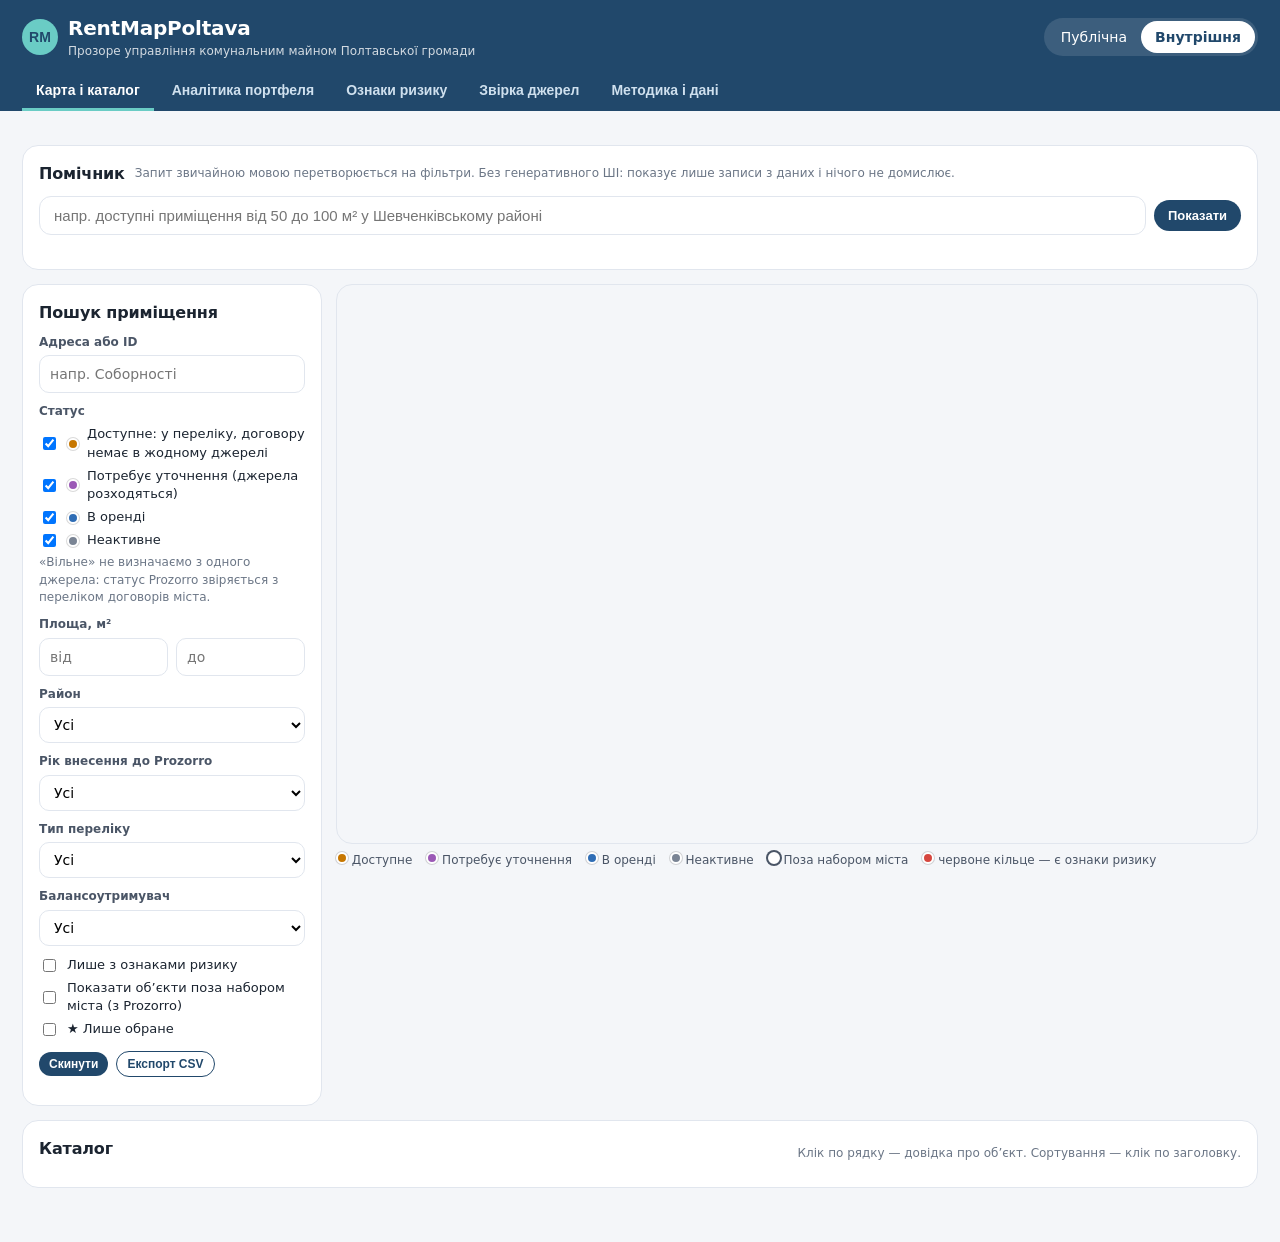
<file: web/template.html>
<!DOCTYPE html>
<html lang="uk">
<head>
<meta charset="utf-8">
<meta name="viewport" content="width=device-width, initial-scale=1">
<title>RentMapPoltava — прозоре управління комунальним майном Полтави</title>
<style>/*__LEAFLET_CSS__*/</style>
<style>
:root{--blue:#21486B;--blue2:#2F6DB5;--teal:#6ACCC5;--free:#C77700;--inact:#9B59B6;--danger:#D6473F;--ok:#2E7D4F;--paper:#F4F6F9;--ink:#1B2430;--ink2:#4A5566;--muted:#6B7686;--line:#E1E6EE;--card:#fff;--r:16px}
*{box-sizing:border-box}html,body{margin:0;height:100%}
body{font:14px/1.45 Inter,"Segoe UI",system-ui,-apple-system,Roboto,Arial,sans-serif;color:var(--ink);background:var(--paper)}
h1,h2,h3{font-family:Manrope,Inter,"Segoe UI",system-ui,sans-serif;margin:0;letter-spacing:-.01em}
a{color:var(--blue2)}
.mono{font-family:"JetBrains Mono",ui-monospace,Consolas,monospace;font-size:12px}
header{background:var(--blue);color:#fff;padding:14px 22px 0}
.top{display:flex;align-items:center;gap:16px;flex-wrap:wrap}
.logo{display:flex;align-items:center;gap:10px}
.logo .mark{width:36px;height:36px;border-radius:50%;background:var(--teal);display:grid;place-items:center;color:var(--blue);font-weight:800;font-family:Manrope,sans-serif}
.logo h1{font-size:20px}.logo small{display:block;opacity:.8;font-size:12px;font-weight:400}
.spacer{flex:1}
.mode{display:flex;background:rgba(255,255,255,.12);border-radius:999px;padding:3px}
.mode button{border:0;background:transparent;color:#fff;padding:6px 14px;border-radius:999px;cursor:pointer;font:inherit}
.mode button.on{background:#fff;color:var(--blue);font-weight:600}
.upd{font-size:12px;opacity:.85}
nav{display:flex;gap:4px;margin-top:12px;overflow-x:auto}
nav button{border:0;background:transparent;color:#cfe0ee;padding:10px 14px;font:600 14px Manrope,Inter,sans-serif;cursor:pointer;border-bottom:3px solid transparent;white-space:nowrap}
nav button.on{color:#fff;border-bottom-color:var(--teal)}
nav button[hidden]{display:none}
main{padding:18px 22px 40px;max-width:1500px;margin:0 auto}
.kpis{display:grid;grid-template-columns:repeat(auto-fit,minmax(200px,1fr));gap:12px;margin-bottom:16px}
.kpi{background:var(--card);border-radius:var(--r);padding:14px 16px;border:1px solid var(--line)}
.kpi .v{font:800 26px Manrope,Inter,sans-serif;color:var(--blue)}
.kpi .l{color:var(--ink2);font-size:13px}.kpi .s{color:var(--muted);font-size:12px;margin-top:4px}
.tab{display:none}.tab.on{display:block}
.card{background:var(--card);border-radius:var(--r);border:1px solid var(--line);padding:16px;margin-bottom:14px}
.card h3{font-size:16px;margin-bottom:10px}
.grid2{display:grid;grid-template-columns:1fr 1fr;gap:14px}.grid3{display:grid;grid-template-columns:repeat(3,1fr);gap:14px}
@media(max-width:900px){.grid2,.grid3{grid-template-columns:1fr}}
.mapwrap{display:grid;grid-template-columns:300px 1fr;gap:14px}
@media(max-width:900px){.mapwrap{grid-template-columns:1fr}}
#map{height:560px;border-radius:var(--r);border:1px solid var(--line)}
.filters label{display:block;font-size:12px;color:var(--ink2);margin:10px 0 4px;font-weight:600}
.filters input[type=text],.filters input[type=number],.filters select{width:100%;padding:8px 10px;border:1px solid var(--line);border-radius:10px;font:inherit;background:#fff}
.row{display:flex;gap:8px;align-items:center}
.chk{display:flex;align-items:center;gap:8px;margin:4px 0;font-size:13px;cursor:pointer}
.dot{width:12px;height:12px;border-radius:50%;display:inline-block;border:2px solid #fff;box-shadow:0 0 0 1px rgba(0,0,0,.15);flex:none}
.btn{border:0;border-radius:999px;padding:8px 14px;background:var(--blue);color:#fff;font:600 13px Inter,sans-serif;cursor:pointer}
.btn.ghost{background:#fff;color:var(--blue);border:1px solid var(--blue)}
.btn.sm{padding:5px 10px;font-size:12px}
.pill{display:inline-flex;align-items:center;gap:6px;padding:2px 10px;border-radius:999px;font-size:12px;background:var(--paper);color:var(--ink2);white-space:nowrap}
.pill.sold,.pill.leased{background:#E3ECF8;color:#1F4E87}.pill.approved,.pill.available{background:#FBEEDB;color:#8A5300}.pill.check,.pill.conflict{background:#F1E6F6;color:#6E3A86}.pill.inactive{background:#ECEEF1;color:#4A5566}
.pill.flag{background:#FBE6E4;color:#9E2A22}.pill.ok{background:#E2F3E9;color:#1E5E3A}
table{width:100%;border-collapse:collapse;font-size:13px}
th{text-align:left;color:var(--muted);font-weight:600;font-size:12px;border-bottom:1px solid var(--line);padding:8px 6px;position:sticky;top:0;background:#fff;cursor:pointer;user-select:none}
td{border-bottom:1px solid var(--line);padding:7px 6px;vertical-align:top}
tr.click{cursor:pointer}tr.click:hover td{background:#F7FAFD}
.tbl{max-height:520px;overflow:auto}
.num{text-align:right;font-variant-numeric:tabular-nums;white-space:nowrap}
.note{background:#FFF8E6;border:1px solid #F2DDA6;border-radius:12px;padding:10px 12px;font-size:13px;color:#5C4400}
.ethic{background:#EAF6F5;border:1px solid #BFE6E2;border-radius:12px;padding:10px 12px;font-size:13px;color:#1D4F4B}
.bars .b{display:grid;grid-template-columns:170px 1fr 70px;gap:8px;align-items:center;margin:5px 0;font-size:13px}
.bars .track{background:var(--paper);border-radius:4px;height:14px;position:relative}
.bars .fill{background:var(--blue2);height:14px;border-radius:0 4px 4px 0}
.bars .b:hover .fill{filter:brightness(1.12)}
.legend{display:flex;gap:14px;flex-wrap:wrap;font-size:12px;color:var(--ink2);margin:8px 0}
.funnel{display:grid;grid-template-columns:repeat(auto-fit,minmax(170px,1fr));gap:10px}
.src{border:1px solid var(--line);border-radius:14px;padding:12px;background:#fff}
.src .n{font:800 24px Manrope,sans-serif;color:var(--blue)}.src .t{font-size:13px;color:var(--ink2)}.src .d{font-size:11px;color:var(--muted);margin-top:4px}
.match{display:grid;grid-template-columns:1fr auto;gap:4px 10px;font-size:13px}
dialog{border:0;border-radius:20px;padding:0;max-width:960px;width:95vw;box-shadow:0 20px 60px rgba(0,0,0,.25)}
dialog::backdrop{background:rgba(20,30,45,.45)}
.dlg-h{background:var(--blue);color:#fff;padding:16px 20px;display:flex;gap:10px;align-items:flex-start}
.dlg-b{padding:16px 20px;max-height:75vh;overflow:auto}
.kv{display:grid;grid-template-columns:200px 1fr;gap:6px 12px;font-size:13px}.kv div:nth-child(odd){color:var(--muted)}
.rule{border:1px solid var(--line);border-radius:14px;padding:12px;background:#fff}
.rule h4{margin:0 0 6px;font:700 14px Manrope,sans-serif}
.rule .c{font:800 22px Manrope,sans-serif;color:var(--danger)}
.rule small{display:block;color:var(--ink2);margin-top:4px}
.internal-only{}
body.public .internal-only{display:none!important}
.hint{color:var(--muted);font-size:12px}
.chip{border:1px solid var(--line);background:#fff;border-radius:999px;padding:5px 12px;font:13px Inter,sans-serif;cursor:pointer;color:var(--ink2)}
.chip:hover{border-color:var(--blue2);color:var(--blue2)}
#ask{padding:10px 14px;border:1px solid var(--line);border-radius:12px;font:15px Inter,sans-serif;min-width:240px}
#cmpBar{position:fixed;left:50%;bottom:16px;transform:translateX(-50%);background:var(--blue);color:#fff;border-radius:999px;padding:8px 10px 8px 18px;display:none;gap:10px;align-items:center;box-shadow:0 8px 30px rgba(0,0,0,.25);z-index:1000}
#cmpBar.on{display:flex}
.seg{display:inline-flex;border:1px solid var(--line);border-radius:999px;overflow:hidden}.seg button{border:0;background:#fff;padding:6px 12px;font:13px Inter,sans-serif;cursor:pointer;color:var(--ink2)}.seg button.on{background:var(--blue);color:#fff}
.src-tag{font-size:11px;color:var(--muted);margin-left:6px}
.star{background:none;border:0;font-size:22px;cursor:pointer;color:#fff;line-height:1}
.calc{display:grid;grid-template-columns:repeat(auto-fit,minmax(160px,1fr));gap:10px;align-items:end}
.calc input,.calc select,.rep select,.rep textarea{width:100%;padding:8px 10px;border:1px solid var(--line);border-radius:10px;font:inherit}
.big{font:800 24px Manrope,sans-serif;color:var(--blue)}
.leaflet-popup-content{font:13px Inter,sans-serif}
@media print{header nav,.mode,.btn{display:none!important}dialog{position:static;box-shadow:none}}
</style>
</head>
<body class="internal">
<header>
  <div class="top">
    <div class="logo"><div class="mark">RM</div><div><h1>RentMapPoltava</h1><small>Прозоре управління комунальним майном Полтавської громади</small></div></div>
    <div class="spacer"></div>
    <div class="upd" id="upd"></div>
    <div class="mode" role="group" aria-label="Версія"><button id="mPub" type="button">Публічна</button><button id="mInt" type="button" class="on">Внутрішня</button></div>
  </div>
  <nav id="nav">
    <button data-t="map" class="on" type="button">Карта і каталог</button>
    <button data-t="an" type="button">Аналітика портфеля</button>
    <button data-t="risk" type="button" class="internal-only">Ознаки ризику</button>
    <button data-t="rec" type="button">Звірка джерел</button>
    <button data-t="meth" type="button">Методика і дані</button>
  </nav>
</header>
<main>
  <div class="kpis" id="kpis"></div>

  <!-- 3.1 -->
  <section class="tab on" id="t-map">
    <div class="card" id="askCard">
      <div class="row" style="gap:10px;flex-wrap:wrap"><h3 style="margin:0">Помічник</h3><span class="hint">Запит звичайною мовою перетворюється на фільтри. Без генеративного ШІ: показує лише записи з даних і нічого не домислює.</span></div>
      <form class="row" id="askForm" style="margin-top:10px;flex-wrap:wrap"><input id="ask" type="text" style="flex:1" placeholder="напр. доступні приміщення від 50 до 100 м² у Шевченківському районі" aria-label="Запит до помічника"><button class="btn" type="submit">Показати</button></form>
      <div class="row" id="askEx" style="flex-wrap:wrap;gap:6px;margin-top:8px"></div>
      <div id="askOut" style="margin-top:10px"></div>
    </div>
    <div class="mapwrap">
      <div class="card filters">
        <h3>Пошук приміщення</h3>
        <label for="fq">Адреса або ID</label><input id="fq" type="text" placeholder="напр. Соборності">
        <label>Статус</label>
        <div class="chk"><input type="checkbox" id="fs-available" checked><span class="dot" style="background:var(--free)"></span>Доступне: у переліку, договору немає в жодному джерелі</div>
        <div class="chk"><input type="checkbox" id="fs-check" checked><span class="dot" style="background:var(--inact)"></span>Потребує уточнення (джерела розходяться)</div>
        <div class="chk"><input type="checkbox" id="fs-leased" checked><span class="dot" style="background:var(--blue2)"></span>В оренді</div>
        <div class="chk"><input type="checkbox" id="fs-inactive" checked><span class="dot" style="background:#7A8494"></span>Неактивне</div>
        <p class="hint" style="margin:4px 0 0">«Вільне» не визначаємо з одного джерела: статус Prozorro звіряється з переліком договорів міста.</p>
        <label>Площа, м²</label><div class="row"><input id="fa1" type="number" placeholder="від" min="0"><input id="fa2" type="number" placeholder="до" min="0"></div>
        <label for="fd">Район</label><select id="fd"><option value="">Усі</option></select>
        <label for="fy">Рік внесення до Prozorro</label><select id="fy"><option value="">Усі</option></select>
        <label for="fl">Тип переліку</label><select id="fl"><option value="">Усі</option><option value="First">Перелік першого типу (аукціон)</option><option value="none">Не визначено</option></select>
        <label for="fo">Балансоутримувач</label><select id="fo"><option value="">Усі</option></select>
        <div class="chk internal-only" style="margin-top:10px"><input type="checkbox" id="fflag"><span>Лише з ознаками ризику</span></div>
        <div class="chk"><input type="checkbox" id="fextra"><span>Показати об’єкти поза набором міста (з Prozorro)</span></div>
        <div class="chk"><input type="checkbox" id="ffav"><span>★ Лише обране</span></div>
        <div style="margin-top:12px" class="row"><button class="btn sm" id="freset" type="button">Скинути</button><button class="btn sm ghost" id="fcsv" type="button">Експорт CSV</button></div>
        <p class="hint" id="geoinfo"></p>
      </div>
      <div>
        <div id="map" role="region" aria-label="Карта об’єктів оренди"></div>
        <div class="legend"><span><span class="dot" style="background:var(--free)"></span> Доступне</span><span><span class="dot" style="background:var(--inact)"></span> Потребує уточнення</span><span><span class="dot" style="background:var(--blue2)"></span> В оренді</span><span><span class="dot" style="background:#7A8494"></span> Неактивне</span><span><span class="dot" style="background:#fff;box-shadow:0 0 0 2px var(--ink2)"></span> Поза набором міста</span><span class="internal-only"><span class="dot" style="background:var(--danger)"></span> червоне кільце — є ознаки ризику</span></div>
      </div>
    </div>
    <div class="card">
      <div class="row" style="justify-content:space-between;flex-wrap:wrap"><h3 id="catTitle">Каталог</h3><span class="hint">Клік по рядку — довідка про об’єкт. Сортування — клік по заголовку.</span></div>
      <div class="tbl"><table id="cat"></table></div>
    </div>
  </section>

  <!-- 3.2 -->
  <section class="tab" id="t-an">
    <div class="grid3" id="anTiles"></div>
    <div class="grid2">
      <div class="card"><h3>Об’єкти за статусом і районом</h3><div id="chDistrict"></div></div>
      <div class="card"><h3>Рік внесення об’єкта до Prozorro.Продажі</h3><div id="chYear" class="bars"></div><p class="hint">Рік з ідентифікатора об’єкта (ocid). Це не дата рішення про включення до переліку.</p></div>
    </div>
    <div class="grid2">
      <div class="card"><h3>Медіанна ставка аналогів, грн/м² на місяць без ПДВ</h3><div id="chRate" class="bars"></div><p class="hint">Ставки завершених аукціонів (помісячна оплата) + комерційні договори з переліку міста (ставка ÷ 1,2). Група — за площею об’єкта.</p></div>
      <div class="card"><h3>Скільки часу минає до оренди</h3><div id="chTime"></div></div>
    </div>
    <div class="card"><h3>Орієнтовний калькулятор орендної плати</h3>
      <div class="calc"><label class="hint">Площа, м²<input id="cA" type="number" min="1" value="60"></label><label class="hint">Порівнювати з<select id="cG"><option value="auto">аналогами тієї ж групи площі</option><option value="all">усіма об’єктами</option></select></label><div><div class="hint">Орієнтовно на місяць, без ПДВ</div><div class="big" id="cM">—</div></div><div><div class="hint">На рік, без ПДВ</div><div class="big" id="cY">—</div></div></div>
      <p class="hint" id="cN" style="margin-top:8px"></p>
      <p class="note" style="margin:8px 0 0">Це орієнтовний розрахунок за медіаною ставок завершених аукціонів і комерційних договорів, а не офіційна пропозиція, оцінка чи «ринкова» ставка. Офіційна стартова плата визначається за методикою (постанова КМУ №630) з урахуванням оціночної вартості, якої немає у відкритих даних.</p>
    </div>
    <div class="card internal-only">
      <div class="row" style="justify-content:space-between;flex-wrap:wrap;gap:8px"><h3>Календар договорів (перелік міста)</h3>
        <div class="row" style="gap:8px"><div class="seg" id="calSeg"><button type="button" data-d="60" class="on">60 днів</button><button type="button" data-d="90">90 днів</button><button type="button" data-d="180">180 днів</button><button type="button" data-d="-1">Строк минув</button></div><button class="btn sm ghost" id="calCsv" type="button">Експорт CSV</button></div></div>
      <p class="hint" id="calInfo"></p>
      <div class="tbl"><table id="cal"></table></div>
    </div>
    <div class="card"><h3>Топ балансоутримувачів за площею в наборі</h3><div id="chOwner" class="bars"></div></div>
    <div class="card">
      <div class="row" style="justify-content:space-between;flex-wrap:wrap"><h3>Об’єкти «у переліку» Prozorro: чи справді вони вільні</h3><button class="btn sm ghost" id="vacCsv" type="button">Експорт для Excel</button></div>
      <p class="hint">36 об’єктів мають у Prozorro статус «включено до переліку». Звірка з переліком договорів міста показує: для 31 з них є договір на ту саму адресу й площу, ще 4 — під питанням. Оцінка недоотриманого доходу (площа × медіана аналогів × 12) рахується лише там, де договору немає в жодному джерелі.</p>
      <div class="tbl"><table id="vac"></table></div>
    </div>
    <div class="card internal-only">
      <div class="row" style="justify-content:space-between;flex-wrap:wrap"><h3>Список для управлінського аналізу</h3><button class="btn sm ghost" id="mgCsv" type="button">Експорт для Excel</button></div>
      <p class="hint">Правила: розбіжність статусу · довго в переліку без договору · ≥2 аукціонів не відбулися · ставка нижча за медіану аналогів. Пороги — у вкладці «Ознаки ризику».</p>
      <div class="tbl"><table id="mg"></table></div>
    </div>
    <div class="grid2 internal-only">
      <div class="card"><h3>Договори з переліку міста (554) за видом плати</h3><div id="chLease" class="bars"></div></div>
      <div class="card"><h3>Рік закінчення строку договору</h3><div id="chTerm" class="bars"></div><p class="hint">201 договір зі строком до 30.06.2026 є в переліку чинних. Примітка ** у переліку: продовження на час воєнного стану (постанова КМУ №634).</p></div>
    </div>
  </section>

  <!-- 3.3 -->
  <section class="tab internal-only" id="t-risk">
    <div class="ethic"><b>Ознака ризику — підстава для перевірки, а не доказ порушення.</b> Для кожного індикатора наведено легітимні пояснення. Імена фізичних осіб не показуються: переможці-фізособи позначені псевдонімами.</div>
    <div class="card" style="margin-top:14px"><h3>Пороги правил (змінюються без зміни коду)</h3>
      <div class="row" style="flex-wrap:wrap;gap:16px" id="cfg"></div>
    </div>
    <div class="grid3" id="rules"></div>
    <div class="card">
      <div class="row" style="justify-content:space-between;flex-wrap:wrap;gap:8px"><h3>Аукціони з ознаками ризику</h3>
        <div class="row"><select id="rf" style="padding:6px 10px;border-radius:10px;border:1px solid var(--line)"><option value="">Усі ознаки</option></select><button class="btn sm ghost" id="riskCsv" type="button">Експорт CSV</button></div></div>
      <div class="tbl"><table id="risk"></table></div>
    </div>
    <div class="card">
      <div class="row" style="justify-content:space-between;flex-wrap:wrap"><h3>Договори з переліку міста з ознаками</h3><button class="btn sm ghost" id="leaseCsv" type="button">Експорт CSV</button></div>
      <p class="hint">Орендарі — фізичні особи знеособлені. Посилання: сторінка PDF-переліку міста.</p>
      <div class="tbl"><table id="lrisk"></table></div>
    </div>
  </section>

  <!-- own case -->
  <section class="tab" id="t-rec">
    <div class="card"><h3>Чотири джерела — жодного спільного ключа</h3>
      <div class="funnel" id="funnel"></div>
      <p class="hint" style="margin-top:8px">Джерела рахують різне (об’єкти, договори, адреси), але саме тому їх треба зводити: у документах міста немає ідентифікатора Prozorro, в інвентарі — лише адреси.</p>
    </div>
    <div class="grid2">
      <div class="card"><h3>Як зв’язалися дані</h3><div id="matchStats"></div></div>
      <div class="card"><h3>Об’єкти орендодавця в Prozorro, яких немає в наборі міста</h3><div id="extraStats" class="bars"></div><p class="hint">Орендодавець — Управління майном комунальної власності міста (ЄДРПОУ 13967034), форма власності — комунальна. Статус «неактивний» може означати виключення з переліку.</p></div>
    </div>
    <div class="card">
      <div class="row" style="justify-content:space-between;flex-wrap:wrap;gap:8px"><h3>Дефекти даних</h3><div class="row"><select id="df" style="padding:6px 10px;border-radius:10px;border:1px solid var(--line)"><option value="">Усі набори</option></select><button class="btn sm" id="defCsv" type="button">Завантажити data-defects.csv</button></div></div>
      <div class="tbl"><table id="def"></table></div>
    </div>
    <div class="card"><h3>Розбіжності площі: Prozorro ↔ перелік договорів міста</h3><p class="hint">Адреса збігається, площа — ні. Від площі залежить орендна плата, тож кожен випадок варто звірити з технічною документацією. Частина — інше приміщення за тією самою адресою.</p><div class="tbl"><table id="area"></table></div></div>
    <div class="card"><h3>Перелік приватизації 2026 ↔ інвентар</h3><div class="tbl"><table id="priv"></table></div></div>
  </section>

  <section class="tab" id="t-meth">
    <div class="grid2">
      <div class="card"><h3>Джерела даних</h3><div id="sources"></div></div>
      <div class="card"><h3>Як працює рішення</h3>
        <ol style="padding-left:18px;margin:0">
          <li>Перелік P3-01 (553 ocid) збагачується через відкритий API Prozorro.Продажі: адреса, площа, координати, статус, балансоутримувач, орендодавець.</li>
          <li>Для кожного об’єкта завантажуються всі пов’язані орендні аукціони (за полем <span class="mono">registryObjectId</span>).</li>
          <li>Перелік договорів, інвентар і перелік приватизації міста зв’язуються з об’єктами за нормалізованою адресою (+ площа). Окремо показано, скільки записів зв’язано автоматично і скільки потребують ручної перевірки.</li>
          <li>Індикатори рахуються за правилами з порогами; кожен сигнал має посилання на лот або рядок джерела.</li>
          <li>Оновлення: скрипт <span class="mono">update.py</span> повторює збагачення з API та перебудовує цей файл — без змін у коді.</li>
        </ol>
      </div>
    </div>
    <div class="card"><h3>Правила та індикатори</h3><div class="tbl"><table id="rulesTbl"></table></div></div>
    <div class="card"><h3>Обмеження</h3><ul id="limits" style="margin:0;padding-left:18px"></ul></div>
  </section>
</main>

<div id="cmpBar" role="region" aria-label="Порівняння"><span id="cmpTxt"></span><button class="btn sm ghost" id="cmpGo" type="button">Порівняти</button><button class="btn sm" id="cmpClr" type="button" style="background:transparent">Очистити</button></div>
<dialog id="dlg"><div class="dlg-h"><button class="star" id="dFav" type="button" title="Додати в обране" aria-label="Обране">☆</button><div style="flex:1"><div class="hint" style="color:#cfe0ee" id="dOc"></div><h2 id="dTitle" style="font-size:20px"></h2></div><button class="btn sm ghost" id="dPrint" type="button">Друк довідки</button><button class="btn sm ghost" id="dClose" type="button" aria-label="Закрити">✕</button></div><div class="dlg-b" id="dBody"></div></dialog>

<script>/*__LEAFLET_JS__*/</script>
<script>/*__QR_JS__*/</script>
<script>const DATA=/*__DATA__*/;</script>
<script>
(function(){
const S=DATA.summary,R=DATA.rules,OBJ=DATA.objects,PR=DATA.procedures,LZ=DATA.leases,INV=DATA.inventory,EX=DATA.extra;
const $=s=>document.querySelector(s),fmt=(n,d=0)=>n==null||isNaN(n)?'—':Number(n).toLocaleString('uk-UA',{maximumFractionDigits:d,minimumFractionDigits:d});
const esc=s=>String(s==null?'':s).replace(/[&<>"]/g,c=>({'&':'&amp;','<':'&lt;','>':'&gt;','"':'&quot;'}[c]));
const ST={sold:'В оренді',approved:'У переліку',inactive:'Неактивне',waiting:'Очікує',active:'Активне'};
const US={leased:'В оренді',available:'Доступне',check:'Потребує уточнення',conflict:'Потребує уточнення',inactive:'Неактивне'};
const USD={conflict:'Prozorro: «у переліку», але в переліку договорів міста є договір на цю адресу й площу',check:'Prozorro: «у переліку»; за адресою є договір на інше приміщення — уточнити',available:'Prozorro: «у переліку»; договору немає в жодному джерелі',leased:'Prozorro: орендовано',inactive:'Prozorro: неактивний'};
const UC={leased:'#2F6DB5',available:'#C77700',check:'#9B59B6',conflict:'#9B59B6',inactive:'#7A8494'};
const UK=o=>o.use==='conflict'?'check':o.use;
const SC={sold:'#2F6DB5',approved:'#C77700',inactive:'#9B59B6',waiting:'#C77700',active:'#C77700'};
const LT={symbolic:'1,20 грн на рік',zero:'0,00 грн',paid:'Платна',none:'Без даних'};
const PRO=id=>'https://prozorro.sale/planning/'+id+'/', AUC=id=>'https://prozorro.sale/auction/'+id+'/';
const byOc={};OBJ.forEach(o=>byOc[o.ocid]=o);const procBy={};PR.forEach(p=>(procBy[p.ocid]=procBy[p.ocid]||[]).push(p));
const lzBy={};LZ.forEach(l=>lzBy[l.n]=l);
let CFG=Object.assign({},S.cfg);

/* ---------- mode & tabs ---------- */
function setMode(pub){document.body.classList.toggle('public',pub);$('#mPub').classList.toggle('on',pub);$('#mInt').classList.toggle('on',!pub);if(pub&&$('#t-risk').classList.contains('on'))show('map');render();}
$('#mPub').onclick=()=>setMode(true);$('#mInt').onclick=()=>setMode(false);
function show(t){document.querySelectorAll('nav button').forEach(b=>b.classList.toggle('on',b.dataset.t===t));document.querySelectorAll('.tab').forEach(s=>s.classList.toggle('on',s.id==='t-'+t));if(t==='map'&&map)setTimeout(()=>map.invalidateSize(),50);}
document.querySelectorAll('nav button').forEach(b=>b.onclick=()=>show(b.dataset.t));
$('#upd').textContent='Дані Prozorro.Продажі: '+S.fetched+' UTC · документи міста: 01.01–30.06.2026';

/* ---------- KPIs ---------- */
function kpis(){
 $('#kpis').innerHTML=[
  [fmt(S.n_obj),'об’єктів у наборі міста','у Prozorro за орендодавцем — '+fmt(S.n_obj_all)],
  [fmt(S.use.conflict+S.use.check),'об’єктів з розбіжністю статусу','у Prozorro «у переліку», але в місті є договір · доступне без договору — '+fmt(S.use.available)],
  [fmt(S.n_proc),'орендних аукціонів',S.one_bidder_share+'% завершених — з одним учасником'],
  [fmt(S.n_leases),'договорів у переліку міста',fmt(S.lease_sum)+' грн/міс з ПДВ'],
  [fmt(S.n_extra),'об’єктів Prozorro поза набором міста','орендодавець — Управління майном'],
 ].map(k=>`<div class="kpi"><div class="v">${k[0]}</div><div class="l">${k[1]}</div><div class="s">${k[2]}</div></div>`).join('');
}

/* ---------- rules recompute (thresholds in UI) ---------- */
function recompute(){
 const win={};PR.forEach(p=>{if(p.status==='complete'&&p.winner_pub&&/Учасник-|ЄДРПОУ/.test(p.winner_pub))win[p.winner_pub]=(win[p.winner_pub]||0)+1});
 const byA={};PR.forEach(p=>byA[p.auctionId]=p);
 PR.forEach(p=>{const f=[];const o=byOc[p.ocid];
  if(p.status==='complete'){if(p.nBids===1)f.push('one_bidder');
   if(p.nBids>=2&&p.startValue&&p.awardValue&&p.awardValue/p.startValue-1<CFG.min_increase)f.push('min_increase');
   if(p.winner_pub&&win[p.winner_pub]>=CFG.repeat_winner_min)f.push('repeat_winner');
   if(p.method==='priorityEnglish'&&p.nBids===1)f.push('priority_no_comp');
   if(p.rate&&o&&p.rate<CFG.low_rate_ratio*o.analog)f.push('low_rate');}
  const q=byA[p.previousAuctionId];if(q&&p.startValue&&q.startValue&&p.startValue<q.startValue)f.push('unsucc_then_drop');
  p.flags=f;p.score=f.reduce((a,k)=>a+R[k].w,0);});
 OBJ.forEach(o=>{const f=[];if(o.use==='conflict')f.push('status_conflict');if((o.use==='available'||o.use==='check')&&o.vacant_days>CFG.long_vacant_days&&!o.first_contract)f.push('long_vacant');
  if(o.n_unsucc>=CFG.repeat_unsuccessful_min)f.push('repeat_unsucc');o.flags=f;
  const ps=procBy[o.ocid]||[];o.auc_flags=[...new Set(ps.flatMap(p=>p.flags))];o.score=f.reduce((a,k)=>a+R[k].w,0)+Math.max(0,...ps.map(p=>p.score));});
 LZ.forEach(l=>{l.flags=l.flags.filter(k=>k!=='low_rate');const o0=l.area;if(l.rate&&l.commercial){const an=analogFor(l.area);if(l.rate<CFG.low_rate_ratio*an)l.flags.push('low_rate')}l.score=l.flags.reduce((a,k)=>a+R[k].w,0)});
}
function analogFor(a){const b=a<30?'<30':a<100?'30–100':a<300?'100–300':'300+';return S.med[b]||S.allmed}

/* ---------- map ---------- */
let map=null,layer=null,extraLayer=null;
function initMap(){
 if(typeof L==='undefined'){$('#map').innerHTML='<div class="note" style="margin:20px">Карта недоступна (немає бібліотеки). Каталог нижче працює.</div>';return}
 map=L.map('map',{scrollWheelZoom:true}).setView([49.5885,34.5514],12);
 // Локально відкритий файл не передає Referer: OSM і CARTO тоді віддають заглушки.
 // Esri та OSM France працюють без Referer і без ключа (перевірено) — перемикач шарів унизу праворуч.
 const esri=L.tileLayer('https://server.arcgisonline.com/ArcGIS/rest/services/World_Street_Map/MapServer/tile/{z}/{y}/{x}',{maxZoom:19,attribution:'Tiles © Esri — Esri, HERE, Garmin, © OpenStreetMap contributors'});
 const topo=L.tileLayer('https://server.arcgisonline.com/ArcGIS/rest/services/World_Topo_Map/MapServer/tile/{z}/{y}/{x}',{maxZoom:19,attribution:'Tiles © Esri'});
 const osmfr=L.tileLayer('https://{s}.tile.openstreetmap.fr/osmfr/{z}/{x}/{y}.png',{subdomains:'abc',maxZoom:19,attribution:'© OpenStreetMap France | © OpenStreetMap contributors'});
 esri.addTo(map);let errs=0;esri.on('tileerror',()=>{if(++errs===6&&map.hasLayer(esri)){map.removeLayer(esri);osmfr.addTo(map)}});
 L.control.layers({'Вулиці (Esri)':esri,'Топографічна (Esri)':topo,'OpenStreetMap France':osmfr},null,{position:'bottomright'}).addTo(map);
 layer=L.layerGroup().addTo(map);extraLayer=L.layerGroup().addTo(map);
}
const fsel=()=>({q:$('#fq').value.trim().toLowerCase(),st:['available','check','leased','inactive'].filter(s=>$('#fs-'+s).checked),a1:+$('#fa1').value||0,a2:+$('#fa2').value||1e9,d:$('#fd').value,y:$('#fy').value,l:$('#fl').value,o:$('#fo').value,flag:$('#fflag').checked&&!document.body.classList.contains('public'),extra:$('#fextra').checked,fav:$('#ffav').checked});
function filtered(){const f=fsel();return OBJ.filter(o=>f.st.includes(UK(o))&&o.totalArea>=f.a1&&o.totalArea<=f.a2&&(!f.d||o.district===f.d)&&(!f.y||o.ocid.slice(10,14)===f.y)&&(!f.l||(f.l==='none'?!o.list_type:o.list_type===f.l))&&(!f.o||o.owner===f.o)&&(!f.flag||o.score>0)&&(!f.fav||FAV.has(o.ocid))&&(!ASK||ASK(o))&&(!f.q||(o.addr+' '+o.ocid).toLowerCase().includes(f.q)));}
function drawMap(list){
 if(!map)return;layer.clearLayers();extraLayer.clearLayers();const pub=document.body.classList.contains('public');
 list.forEach(o=>{if(!o.lat)return;const risk=!pub&&o.score>0;
  const m=L.circleMarker([o.lat,o.lng],{radius:Math.max(5,Math.min(13,3+Math.sqrt(o.totalArea)/3)),color:risk?'#D6473F':'#fff',weight:risk?3:1.5,fillColor:UC[o.use],fillOpacity:.9});
  m.bindTooltip(`<b>${esc(o.addr)}</b><br>${fmt(o.totalArea,1)} м² · ${US[o.use]}`);m.on('click',()=>openCard(o.ocid));m.addTo(layer);});
 if(fsel().extra)EX.forEach(e=>{if(!e.lat)return;L.circleMarker([e.lat,e.lng],{radius:5,color:SC[e.status]||'#6B7686',weight:2,fillColor:'#fff',fillOpacity:1}).bindTooltip(`<b>Поза набором міста</b><br>${esc(e.title)}<br>${ST[e.status]||e.status}`).on('click',()=>window.open(PRO(e.ocid),'_blank')).addTo(extraLayer)});
 const nog=list.filter(o=>!o.lat).length;$('#geoinfo').textContent=`На карті ${fmt(list.length-nog)} з ${fmt(list.length)}; без координат у джерелі — ${nog} (${(100*nog/Math.max(1,list.length)).toFixed(1)}%).`;
}

/* ---------- tables ---------- */
function table(el,cols,rows,onclick,sortState){
 const st=sortState||(el._s=el._s||{k:null,d:1});
 if(st.k!==null){const c=cols[st.k];rows=rows.slice().sort((a,b)=>{const x=c.s?c.s(a):c.v(a),y=c.s?c.s(b):c.v(b);return (x>y?1:x<y?-1:0)*st.d})}
 el.innerHTML='<thead><tr>'+cols.map((c,i)=>`<th class="${c.n?'num':''}" data-i="${i}">${c.h}${st.k===i?(st.d>0?' ▲':' ▼'):''}</th>`).join('')+'</tr></thead><tbody>'+rows.slice(0,800).map((r,ri)=>`<tr class="${onclick?'click':''}" data-ri="${ri}">`+cols.map(c=>`<td class="${c.n?'num':''}">${c.f?c.f(r):esc(c.v(r))}</td>`).join('')+'</tr>').join('')+(rows.length>800?`<tr><td colspan="${cols.length}" class="hint">Показано 800 з ${rows.length}. Звузьте фільтри або експортуйте CSV.</td></tr>`:'')+'</tbody>';
 el.querySelectorAll('th').forEach(th=>th.onclick=()=>{const i=+th.dataset.i;st.d=st.k===i?-st.d:1;st.k=i;table(el,cols,rows,onclick,st)});
 if(onclick)el.querySelectorAll('tbody tr[data-ri]').forEach(tr=>tr.onclick=()=>onclick(rows[+tr.dataset.ri]));
}
const pills=fl=>fl.map(k=>`<span class="pill flag" title="${esc(R[k].why)}">⚑ ${esc(R[k].title)}</span>`).join(' ');
function catalog(list){
 const pub=document.body.classList.contains('public');
 $('#catTitle').textContent=`Каталог: ${fmt(list.length)} об’єктів · ${fmt(list.reduce((a,o)=>a+o.totalArea,0),0)} м²`;
 const cols=[{h:'⚖',v:o=>CMP.has(o.ocid)?1:0,f:o=>`<input type="checkbox" class="cmpc" data-oc="${o.ocid}" ${CMP.has(o.ocid)?'checked':''} title="Додати до порівняння" aria-label="Порівняти" onclick="event.stopPropagation()">`},{h:'Адреса',v:o=>o.addr,f:o=>`${FAV.has(o.ocid)?'★ ':''}<b>${esc(o.addr)}</b><div class="hint mono">${o.ocid}</div>`},{h:'Район',v:o=>o.district||'—'},{h:'Площа, м²',n:1,v:o=>o.totalArea,f:o=>fmt(o.totalArea,1)},
  {h:'Статус',v:o=>o.use,f:o=>`<span class="pill ${o.use}" title="${esc(USD[o.use])}">${US[o.use]}</span>`},{h:'Балансоутримувач',v:o=>o.owner||''},{h:'Аукціонів',n:1,v:o=>o.n_auc},
  {h:'Остання ставка, грн/м²',n:1,v:o=>o.last_rate||0,f:o=>o.last_rate?fmt(o.last_rate,2):(o.last_period==='hour'?'погодинно':'—')}];
 if(!pub)cols.push({h:'Ознаки',n:1,v:o=>o.score,f:o=>o.score?`<span class="pill flag">⚑ ${o.score}</span>`:''});
 table($('#cat'),cols,list,o=>openCard(o.ocid));
 bindCmp();
}
function render(){recompute();kpis();const l=filtered();drawMap(l);catalog(l);analytics();risk();recon();meth();calendar();areaTbl();calc();cmpBar();}

/* ---------- card / довідка ---------- */
function openCard(oc){
 const o=byOc[oc];if(!o)return;const pub=document.body.classList.contains('public');const ps=(procBy[oc]||[]).slice().sort((a,b)=>a.datePublished<b.datePublished?1:-1);const l=o.lease?lzBy[o.lease]:null;
 $('#dOc').innerHTML=`<a style="color:#cfe0ee" href="${PRO(oc)}" target="_blank" rel="noopener">${oc} ↗</a>`;$('#dTitle').textContent=o.addr;CUR=oc;$('#dFav').style.display='';$('#dFav').textContent=FAV.has(oc)?'★':'☆';$('#dPrint').style.display='';
 let h=`<div class="kv">
 <div>Статус використання</div><div><span class="pill ${o.use}">${US[o.use]}</span> ${o.priv?`<span class="pill">Приватизація: ${esc(o.priv)}</span>`:''}<div class="hint">${esc(USD[o.use])}</div></div>
 <div>Статус у Prozorro</div><div>${ST[o.statusInList]} <span class="hint">· джерело: Prozorro.Продажі, ${S.fetched}</span></div>
 <div>Площа</div><div>${o.totalArea?fmt(o.totalArea,1)+' м²':NA} ${o.locationInBuilding==='basement'?'· підвал':''}<span class="src-tag">Prozorro</span>${o.area_city&&Math.abs(o.area_city-o.totalArea)>1?`<div><span class="pill flag">У переліку договорів міста: ${fmt(o.area_city,1)} м²</span></div>`:''}</div>
 <div>Район</div><div>${o.district?esc(o.district):NA}<span class="src-tag">Prozorro</span></div>
 <div>Балансоутримувач</div><div>${o.owner?esc(o.owner):NA} <span class="hint mono">${esc(o.owner_id||'')}</span><span class="src-tag">Prozorro</span></div>
 <div>Орган управління</div><div>${o.governer?esc(o.governer):NA}<span class="src-tag">Prozorro</span></div>
 <div>Тип переліку</div><div>${o.list_type==='First'?'Перший (аукціон)':'Не визначено в джерелі'}</div>
 <div>Внесено до Prozorro</div><div>${o.datePublished}${o.vacant_days?` · вільне ${fmt(o.vacant_days)} дн.`:''}</div>
 <div>До першого аукціону / договору</div><div>${o.days_to_auc!=null?fmt(o.days_to_auc)+' дн.':'—'} / ${o.days_to_contract!=null?fmt(o.days_to_contract)+' дн.':'—'}</div>
 <div>Орієнтовна плата</div><div>${o.totalArea?`≈ <b>${fmt(o.totalArea*o.analog,0)} грн/міс</b> без ПДВ (${fmt(o.analog,2)} грн/м² — медіана аналогів)`:NA}${o.lost_year?` · оцінка недоотриманого: <b>${fmt(o.lost_year)} грн/рік</b>`:''}<span class="src-tag">розрахунок RentMap, орієнтовно</span></div>
 <div>Інвентарний перелік</div><div>${o.inv.length?'№ '+o.inv.join(', '):'<span class="pill flag">адреси немає в переліку</span>'}<span class="src-tag">перелік нежитлових об’єктів, 01.01.2026</span></div>
 </div>`;
 if(!pub&&(o.flags.length||o.auc_flags.length))h+=`<h3 style="margin:16px 0 8px">Ознаки ризику</h3><div class="ethic" style="margin-bottom:8px">Підстава для перевірки, а не доказ порушення.</div>`+[...o.flags,...o.auc_flags].map(k=>`<div style="margin:6px 0">${pills([k])} <span class="hint">${esc(R[k].formula)}. Можливі легітимні причини: ${esc(R[k].legit)}</span></div>`).join('');
 h+=`<h3 style="margin:16px 0 8px">Аукціони (${ps.length})</h3>`+(ps.length?'<div class="tbl"><table><thead><tr><th>Лот</th><th>Дата</th><th>Метод</th><th>Статус</th><th class="num">Старт, грн</th><th class="num">Фінал, грн</th><th class="num">Ставок</th><th>Переможець</th>'+(pub?'':'<th>Ознаки</th>')+'</tr></thead><tbody>'+ps.map(p=>`<tr><td><a class="mono" href="${AUC(p.auctionId)}" target="_blank" rel="noopener">${p.auctionId}</a></td><td>${p.auctionDate||p.datePublished}</td><td>${{english:'англійський',priorityEnglish:'з переважним правом',dutch:'голландський'}[p.method]||p.method}</td><td>${{complete:'відбувся',unsuccessful:'не відбувся',cancelled:'скасовано'}[p.status]||p.status}</td><td class="num">${fmt(p.startValue,2)}${p.valuePeriod==='hour'?'/год':''}</td><td class="num">${fmt(p.awardValue,2)}</td><td class="num">${p.nBids}</td><td>${esc(p.winner_pub||'—')}</td>${pub?'':`<td>${pills(p.flags)}</td>`}</tr>`).join('')+'</tbody></table></div>':'<p class="hint">Аукціонів у Prozorro.Продажі не знайдено (об’єкт міг бути переданий за договором до запуску системи або без аукціону).</p>');
 h+=`<h3 style="margin:16px 0 8px">Договір у переліку міста (30.06.2026)</h3>`+(l?`<div class="kv"><div>Зв’язок</div><div>${o.lease_match==='exact'?'<span class="pill ok">адреса + площа</span>':'<span class="pill">лише адреса — потребує перевірки</span>'} · рядок №${l.n}, стор. ${l.page} PDF</div>
 <div>Орендар</div><div>${esc(l.tenant_pub)}</div><div>Договір</div><div>${esc(l.contract_no?'№'+l.contract_no:'без номера')} від ${esc(l.contract_date||'—')} · до ${esc(l.term||'—')}</div>
 <div>Мета</div><div>${esc(l.purpose)}</div><div>Плата</div><div>${l.rent_type==='paid'?fmt(l.rent_month,2)+' грн/міс з ПДВ'+(l.rate?` · ${fmt(l.rate,2)} грн/м² без ПДВ`:''):LT[l.rent_type]}</div>
 ${!pub&&l.flags.length?`<div>Ознаки</div><div>${pills(l.flags)}</div>`:''}</div>`:'<p class="hint">Відповідного рядка в переліку договорів не знайдено.</p>');
 h+=`<div class="grid2" style="margin-top:16px"><div><h3 style="margin:0 0 8px">Повідомити про проблему</h3><div class="rep"><select id="rCat" aria-label="Категорія"><option>Пошкодження або незадовільний стан</option><option>Можливе використання не за призначенням</option><option>Невідповідність адреси або площі</option><option>Застаріла інформація</option><option>Інше</option></select><textarea id="rTxt" rows="3" placeholder="Опишіть, що побачили (без персональних даних інших людей)" style="margin-top:6px"></textarea><button class="btn sm" id="rGo" type="button" style="margin-top:6px">Сформувати звернення</button><div id="rOut"></div></div><p class="hint">Демонстрація: файл не надсилає дані. Текст звернення можна скопіювати й подати до Управління майном (вул. Соборності, 36) або через офіційну форму звернень міської ради. Облік і статуси звернень — наступний етап (потрібен сервер).</p></div><div style="text-align:center"><div id="qr"></div><div class="hint">QR — сторінка об’єкта в Prozorro.Продажі</div></div></div>`;
 h+=`<p class="hint" style="margin-top:14px">Джерела: Prozorro.Продажі (API), перелік об’єктів оренди P3-01, перелік переданих в оренду об’єктів на 30.06.2026, перелік нежитлових об’єктів на 01.01.2026. Дані на ${S.fetched}.</p>`;
 $('#dBody').innerHTML=h;$('#dlg').showModal();
 try{const q=qrcode(0,'M');q.addData(PRO(oc));q.make();$('#qr').innerHTML=q.createSvgTag({cellSize:3,margin:2,scalable:false});}catch(e){$('#qr').textContent=''}
 $('#rGo').onclick=()=>{const t=`Звернення щодо об’єкта комунального майна\nОб’єкт: ${o.addr}\nID Prozorro.Продажі: ${oc} (${PRO(oc)})\nКатегорія: ${$('#rCat').value}\nОпис: ${$('#rTxt').value.trim()||'—'}\nДата: ${new Date().toLocaleDateString('uk-UA')}\nПрошу перевірити та повідомити про результат.`;
  $('#rOut').innerHTML=`<textarea readonly rows="7" style="width:100%;margin-top:6px;font:12px Inter,sans-serif;padding:8px;border:1px solid var(--line);border-radius:10px">${esc(t)}</textarea><button class="btn sm ghost" id="rCopy" type="button">Копіювати текст</button>`;
  $('#rCopy').onclick=()=>{navigator.clipboard&&navigator.clipboard.writeText(t).then(()=>$('#rCopy').textContent='Скопійовано ✓').catch(()=>$('#rCopy').textContent='Виділіть текст і скопіюйте')};};
}
$('#dClose').onclick=()=>$('#dlg').close();$('#dPrint').onclick=()=>window.print();

/* ---------- analytics ---------- */
function bars(el,items,unit,max){max=max||Math.max(...items.map(i=>i[1]),1);el.innerHTML=items.map(i=>`<div class="b" title="${esc(i[0])}: ${fmt(i[1],unit==='грн'?2:0)} ${unit}"><span>${esc(i[0])}</span><div class="track"><div class="fill" style="width:${(100*i[1]/max).toFixed(1)}%"></div></div><span class="num">${fmt(i[1],unit==='грн'?2:0)}</span></div>`).join('')}
const med=a=>{a=a.filter(x=>x!=null).sort((x,y)=>x-y);return a.length?(a.length%2?a[(a.length-1)/2]:(a[a.length/2-1]+a[a.length/2])/2):null};
function analytics(){
 const dt=OBJ.map(o=>o.days_to_contract).filter(x=>x!=null),da=OBJ.map(o=>o.days_to_auc).filter(x=>x!=null);
 $('#anTiles').innerHTML=[[fmt(S.area_by_use.leased,0)+' м²','площа в оренді (Prozorro)',fmt(S.use.leased)+' об’єктів'],[fmt(S.area_by_use.conflict+S.area_by_use.check,0)+' м²','площа з розбіжністю статусу',fmt(S.use.conflict+S.use.check)+' об’єктів · доступне без договору: '+fmt(S.use.available)],[fmt(S.allmed,2)+' грн/м²','медіанна ставка (усі групи)','без ПДВ, на місяць']].map(k=>`<div class="kpi"><div class="v">${k[0]}</div><div class="l">${k[1]}</div><div class="s">${k[2]}</div></div>`).join('');
 const ds=['Шевченківський','Київський','Подільський','Полтавський',null];
 $('#chDistrict').innerHTML='<table><thead><tr><th>Район</th><th class="num">В оренді</th><th class="num">Доступні</th><th class="num">Уточнити</th><th class="num">Неактивні</th><th class="num">Площа, м²</th></tr></thead><tbody>'+ds.map(d=>{const l=OBJ.filter(o=>o.district===d);return `<tr><td>${d||'Не вказано / села'}</td><td class="num">${l.filter(o=>o.use==='leased').length}</td><td class="num">${l.filter(o=>o.use==='available').length}</td><td class="num">${l.filter(o=>UK(o)==='check').length}</td><td class="num">${l.filter(o=>o.use==='inactive').length}</td><td class="num">${fmt(l.reduce((a,o)=>a+o.totalArea,0),0)}</td></tr>`}).join('')+'</tbody></table>';
 bars($('#chYear'),Object.entries(S.years).sort(),'об’єктів');
 bars($('#chRate'),['<30','30–100','100–300','300+'].map(k=>[k+' м²',S.med[k]]),'грн');
 $('#chTime').innerHTML=`<div class="kv"><div>Медіана: від внесення до першого аукціону</div><div><b>${fmt(med(da))} дн.</b> (${da.length} об’єктів)</div><div>Медіана: від внесення до договору</div><div><b>${fmt(med(dt))} дн.</b> (${dt.length} об’єктів)</div><div>Об’єктів без жодного аукціону</div><div><b>${fmt(OBJ.filter(o=>!o.n_auc).length)}</b> з ${OBJ.length}</div><div>«У переліку» без договору понад ${CFG.long_vacant_days} дн.</div><div><b>${fmt(OBJ.filter(o=>o.flags.includes('long_vacant')).length)}</b></div></div>`;
 const ow={};OBJ.forEach(o=>ow[o.owner]=(ow[o.owner]||0)+o.totalArea);bars($('#chOwner'),Object.entries(ow).sort((a,b)=>b[1]-a[1]).slice(0,10).map(([k,v])=>[k.length>40?k.slice(0,38)+'…':k,Math.round(v)]),'м²');
 const vac=OBJ.filter(o=>o.statusInList==='approved');/* усі «у переліку» з поясненням статусу */
 table($('#vac'),[{h:'Адреса',v:o=>o.addr,f:o=>`<b>${esc(o.addr)}</b>`},{h:'Статус',v:o=>o.use,f:o=>`<span class="pill ${o.use}" title="${esc(USD[o.use])}">${US[o.use]}</span>`},{h:'Площа, м²',n:1,v:o=>o.totalArea,f:o=>fmt(o.totalArea,1)},{h:'Днів у переліку',n:1,v:o=>o.vacant_days},{h:'Аукціонів / не відбулися',n:1,v:o=>o.n_auc,f:o=>o.n_auc+' / '+o.n_unsucc},{h:'Медіана аналогів',n:1,v:o=>o.analog,f:o=>fmt(o.analog,2)},{h:'Оцінка, грн/рік',n:1,v:o=>o.lost_year,f:o=>o.lost_year?'<b>'+fmt(o.lost_year)+'</b>':'<span class="hint">не рахується — є договір</span>'}],vac.sort((a,b)=>b.lost_year-a.lost_year),o=>openCard(o.ocid));
 const mgl=OBJ.filter(o=>o.flags.length||o.auc_flags.includes('low_rate'));
 table($('#mg'),[{h:'Адреса',v:o=>o.addr,f:o=>`<b>${esc(o.addr)}</b>`},{h:'Статус',v:o=>o.use,f:o=>`<span class="pill ${o.use}">${US[o.use]}</span>`},{h:'Площа',n:1,v:o=>o.totalArea,f:o=>fmt(o.totalArea,1)},{h:'Правило',v:o=>[...o.flags,...o.auc_flags.filter(k=>k==='low_rate')].join(','),f:o=>pills([...o.flags,...o.auc_flags.filter(k=>k==='low_rate')])},{h:'Оцінка, грн/рік',n:1,v:o=>o.lost_year,f:o=>o.lost_year?fmt(o.lost_year):'—'}],mgl,o=>openCard(o.ocid));
 bars($('#chLease'),Object.entries(S.lease_types).map(([k,v])=>[LT[k],v]),'договорів');
 const ty={};LZ.forEach(l=>{if(l.term){const y=l.term.slice(0,4);ty[y]=(ty[y]||0)+1}});bars($('#chTerm'),Object.entries(ty).sort().map(([k,v])=>[k,v]),'договорів');
}

/* ---------- risk ---------- */
const CFGL={min_increase:['Мінімальне підвищення, %',100],low_rate_ratio:['Ставка < % медіани',100],long_vacant_days:['Довго вільне, днів',1],repeat_winner_min:['Повторних перемог ≥',1],repeat_unsuccessful_min:['Аукціонів, що не відбулися ≥',1]};
function cfgUI(){$('#cfg').innerHTML=Object.entries(CFGL).map(([k,[l,m]])=>`<label class="hint">${l}<br><input type="number" data-k="${k}" data-m="${m}" value="${+(CFG[k]*m).toFixed(2)}" style="width:110px;padding:6px 8px;border:1px solid var(--line);border-radius:8px"></label>`).join('')+'<button class="btn sm ghost" id="cfgReset" type="button">Пороги за замовчуванням</button>';
 $('#cfg').querySelectorAll('input').forEach(i=>i.onchange=()=>{CFG[i.dataset.k]=(+i.value)/(+i.dataset.m);render()});$('#cfgReset').onclick=()=>{CFG=Object.assign({},S.cfg);cfgUI();render()};}
function risk(){
 const cnt=k=>PR.filter(p=>p.flags.includes(k)).length+OBJ.filter(o=>o.flags.includes(k)).length+LZ.filter(l=>l.flags.includes(k)).length;
 $('#rules').innerHTML=Object.entries(R).map(([k,r])=>`<div class="rule"><div class="row" style="justify-content:space-between"><h4>${esc(r.title)}</h4><span class="c">${cnt(k)}</span></div><small><b>Формула:</b> ${esc(r.formula)}</small><small><b>Чому ризик:</b> ${esc(r.why)}</small><small><b>Легітимні пояснення:</b> ${esc(r.legit)}</small><small class="hint">Рівень: ${{auction:'аукціон',object:'об’єкт',lease:'договір'}[r.level]} · вага ${r.w}</small></div>`).join('');
 const sel=$('#rf');if(sel.options.length<2)Object.entries(R).filter(([k,r])=>r.level==='auction').forEach(([k,r])=>sel.add(new Option(r.title,k)));
 const f=sel.value;const rows=PR.filter(p=>p.flags.length&&(!f||p.flags.includes(f))).sort((a,b)=>b.score-a.score);
 table($('#risk'),[{h:'Лот',v:p=>p.auctionId,f:p=>`<a class="mono" href="${AUC(p.auctionId)}" target="_blank" rel="noopener" onclick="event.stopPropagation()">${p.auctionId}</a>`},{h:'Об’єкт',v:p=>(byOc[p.ocid]||{}).addr||p.ocid},{h:'Дата',v:p=>p.auctionDate||p.datePublished},{h:'Ставок',n:1,v:p=>p.nBids},{h:'Старт → фінал, грн',n:1,v:p=>p.awardValue||0,f:p=>fmt(p.startValue,2)+' → '+fmt(p.awardValue,2)},{h:'Переможець',v:p=>p.winner_pub||'—'},{h:'Ознаки',v:p=>p.flags.join(','),f:p=>pills(p.flags)},{h:'Бал',n:1,v:p=>p.score}],rows,p=>openCard(p.ocid));
 const lr=LZ.filter(l=>l.flags.some(k=>k!=='symbolic_rent'));
 table($('#lrisk'),[{h:'№',n:1,v:l=>l.n},{h:'Адреса',v:l=>l.address},{h:'Орендар',v:l=>l.tenant_pub},{h:'Площа',n:1,v:l=>l.area,f:l=>fmt(l.area,1)},{h:'Строк',v:l=>l.term||''},{h:'Плата',n:1,v:l=>l.rent_month||0,f:l=>l.rent_type==='paid'?fmt(l.rent_month,2):LT[l.rent_type]},{h:'Ознаки',v:l=>l.flags.join(','),f:l=>pills(l.flags)},{h:'PDF',n:1,v:l=>l.page,f:l=>'стор. '+l.page}],lr,l=>{if(l.objs.length)openCard(l.objs[0])});
}
$('#rf').onchange=()=>risk();

/* ---------- reconciliation ---------- */
function recon(){
 $('#funnel').innerHTML=[[S.n_obj_all,'об’єктів у Prozorro.Продажі','орендодавець — Управління майном (ЄДРПОУ 13967034)','API, '+S.fetched.slice(0,10)],[S.n_obj,'об’єктів у відкритому наборі міста','listProzorroSales: лише ocid, назва, url','P3-01'],[S.n_leases,'договорів у переліку оренди','орендар, площа, строк, ставка','станом на 30.06.2026'],[S.n_inv,'адрес в інвентарі нежитлових об’єктів','без площ і балансоутримувачів','станом на 01.01.2026'],[S.report_contracts,'договорів «укладено (продовжено)»','звіт Управління за І півріччя 2026','надходження від оренди '+fmt(S.report_income_h1)+' грн'],[DATA.privatization.length,'об’єктів у переліку приватизації','рішення 74 та 81 сесій','2026 рік']].map(s=>`<div class="src"><div class="n">${fmt(s[0])}</div><div class="t">${s[1]}</div><div class="d">${s[2]}</div><div class="d">${s[3]}</div></div>`).join('');
 const ol=S.obj_lease;
 $('#matchStats').innerHTML=`<div class="match">
 <div><b>Об’єкти набору ↔ перелік договорів</b></div><div></div>
 <div>Автоматично: адреса + площа (±1 м²)</div><div class="num"><span class="pill ok">${ol.exact}</span></div>
 <div>Лише за адресою — ручна перевірка</div><div class="num"><span class="pill">${ol.address}</span></div>
 <div>Не знайдено</div><div class="num"><span class="pill flag">${ol.none}</span></div>
 <div style="margin-top:8px"><b>Договори ↔ інвентар</b></div><div></div>
 <div>Договорів зі знайденою адресою в інвентарі</div><div class="num"><span class="pill ok">${S.lease_inv_match} з ${S.n_leases}</span></div>
 <div>Адрес інвентарю без жодного договору оренди</div><div class="num"><span class="pill">${S.inv_no_lease}</span></div>
 <div style="margin-top:8px"><b>Об’єкти набору ↔ інвентар</b></div><div></div>
 <div>Об’єктів, чия адреса є в інвентарі</div><div class="num"><span class="pill ok">${S.obj_inv} з ${S.n_obj}</span></div>
 </div><p class="hint">Адреса інвентарю без договору ще не означає «порожнє приміщення»: частина об’єктів використовується закладами на балансі без оренди.</p>`;
 bars($('#extraStats'),Object.entries(S.extra_status).sort((a,b)=>b[1]-a[1]).map(([k,v])=>[(ST[k]||k)+(k==='sold'?' (орендовано)':k==='approved'?' (у переліку)':''),v]),'об’єктів');
 const dsel=$('#df');if(dsel.options.length<2)[...new Set(DATA.defects.map(d=>d.dataset))].forEach(s=>dsel.add(new Option(s,s)));
 const rows=DATA.defects.filter(d=>!dsel.value||d.dataset===dsel.value);
 table($('#def'),[{h:'Набір',v:d=>d.dataset},{h:'Запис',v:d=>d.record,f:d=>`<span class="mono">${esc(d.record)}</span>`},{h:'Дефект',v:d=>d.defect},{h:'Опис',v:d=>d.description},{h:'Що зробити',v:d=>d.action}],rows,d=>{if(byOc[d.record])openCard(d.record);else if(/^RGL/.test(d.record))window.open(PRO(d.record),'_blank')});
 table($('#priv'),[{h:'Адреса',v:p=>p.address},{h:'Площа, м²',n:1,v:p=>p.area,f:p=>fmt(p.area,1)},{h:'Статус',v:p=>p.status},{h:'В інвентарі',v:p=>p.in_inv,f:p=>p.in_inv?'<span class="pill ok">так</span>':'<span class="pill flag">немає</span>'}],DATA.privatization);
}
$('#df').onchange=()=>recon();

/* ---------- methodology ---------- */
function meth(){
 $('#sources').innerHTML=`<ul style="margin:0;padding-left:18px">
 <li><b>Перелік об’єктів оренди в Prozorro.Продажі (P3-01)</b> — 553 записи, data.gov.ua / пакет хакатону.</li>
 <li><b>Prozorro.Продажі, відкритий API</b> — procedure.prozorro.sale/api: реєстр об’єктів (registry) і пошук процедур (search). Отримано ${S.fetched} UTC.</li>
 <li><b>Перелік переданих в оренду об’єктів станом на 30.06.2026</b> — PDF Управління майном, 83 с., 554 договори.</li>
 <li><b>Перелік нежитлових об’єктів станом на 01.01.2026</b> — PDF, 459 адрес.</li>
 <li><b>Перелік об’єктів, що підлягають приватизації у 2026</b> — рішення 74 сесії (17.12.2025) і 81 сесії (17.07.2026).</li>
 <li><b>Звіт Управління майном за І півріччя 2026</b>.</li></ul>`;
 table($('#rulesTbl'),[{h:'Індикатор',v:([k,r])=>r.title},{h:'Формула і поріг',v:([k,r])=>r.formula},{h:'Чому ризик',v:([k,r])=>r.why},{h:'Легітимні пояснення',v:([k,r])=>r.legit},{h:'Вага',n:1,v:([k,r])=>r.w}],Object.entries(R));
 $('#limits').innerHTML=['Ставки договорів міста наведені з ПДВ, аукціонні — без ПДВ: для порівняння ставки договорів поділено на 1,2.','Аукціони з погодинною оплатою (заклади освіти) не беруть участі в розрахунку ставок грн/м²/міс.','Зв’язування документів міста виконано за нормалізованою адресою; '+S.obj_lease.address+' випадків потребують ручної перевірки.','Ідентифікатори частини переможців приховані в самому джерелі (Prozorro) — показник повторних перемог рахується лише для відкритих кодів.','Оцінка недоотриманого доходу — орієнтир (медіана аналогів), а не нарахування.','Набір P3-01 містить лише об’єкти, внесені до Prozorro.Продажі, — це не повний перелік комунального майна.','Персональні дані: імена фізичних осіб не показуються; фізособи-переможці позначені псевдонімами.'].map(s=>`<li>${esc(s)}</li>`).join('');
}

/* ---------- exports ---------- */
function csv(name,head,rows){const e=v=>{v=v==null?'':String(v);return /[",;\n]/.test(v)?'"'+v.replace(/"/g,'""')+'"':v};const t='﻿'+[head.join(';')].concat(rows.map(r=>r.map(e).join(';'))).join('\n');const a=document.createElement('a');a.href=URL.createObjectURL(new Blob([t],{type:'text/csv;charset=utf-8'}));a.download=name;a.click();}
$('#fcsv').onclick=()=>csv('rentmap_objects_enriched.csv',['ocid','url','адреса','район','площа_м2','статус_prozorro','статус_використання','тип_переліку','балансоутримувач','lat','lng','дата_внесення','аукціонів','остання_ставка_грн_м2','рядок_переліку_договорів','джерело','дата_отримання'],filtered().map(o=>[o.ocid,PRO(o.ocid),o.addr,o.district,o.totalArea,ST[o.statusInList],US[o.use],o.list_type||'',o.owner,o.lat,o.lng,o.datePublished,o.n_auc,o.last_rate,o.lease,'Prozorro.Продажі API',S.fetched]));
$('#vacCsv').onclick=()=>csv('rentmap_vacant.csv',['ocid','адреса','статус_використання','площа','днів_у_переліку','аукціонів','не_відбулися','медіана_аналогів','оцінка_грн_рік'],OBJ.filter(o=>o.statusInList==='approved').map(o=>[o.ocid,o.addr,US[o.use],o.totalArea,o.vacant_days,o.n_auc,o.n_unsucc,o.analog,o.lost_year]));
$('#mgCsv').onclick=()=>csv('rentmap_management_list.csv',['ocid','адреса','статус','площа','правила','оцінка_грн_рік'],OBJ.filter(o=>o.flags.length||o.auc_flags.includes('low_rate')).map(o=>[o.ocid,o.addr,ST[o.statusInList],o.totalArea,[...o.flags,...o.auc_flags].map(k=>R[k].title).join(' | '),o.lost_year]));
$('#riskCsv').onclick=()=>csv('rentmap_risk_auctions.csv',['лот','url','ocid','дата','ставок','старт','фінал','ознаки','бал'],PR.filter(p=>p.flags.length).map(p=>[p.auctionId,AUC(p.auctionId),p.ocid,p.auctionDate,p.nBids,p.startValue,p.awardValue,p.flags.map(k=>R[k].title).join(' | '),p.score]));
$('#leaseCsv').onclick=()=>csv('rentmap_lease_flags.csv',['№','стор_PDF','адреса','орендар','площа','строк','плата','ознаки'],LZ.filter(l=>l.flags.length).map(l=>[l.n,l.page,l.address,l.tenant_pub,l.area,l.term,l.rent_type==='paid'?l.rent_month:LT[l.rent_type],l.flags.map(k=>R[k].title).join(' | ')]));
$('#defCsv').onclick=()=>csv('data-defects.csv',['dataset','record','defect','description','action'],DATA.defects.map(d=>[d.dataset,d.record,d.defect,d.description,d.action]));

/* ---------- favourites, compare, assistant, calendar, area, calc ---------- */
var CUR=null,ASK=null;const NA='<span class="hint">немає підтверджених даних</span>';
const FAV=new Set((()=>{try{return JSON.parse(localStorage.getItem('rm_fav')||'[]')}catch(e){return []}})());
const saveFav=()=>{try{localStorage.setItem('rm_fav',JSON.stringify([...FAV]))}catch(e){}};
$('#dFav').onclick=()=>{if(!CUR)return;FAV.has(CUR)?FAV.delete(CUR):FAV.add(CUR);saveFav();$('#dFav').textContent=FAV.has(CUR)?'★':'☆';catalog(filtered())};
const CMP=new Set();
function bindCmp(){document.querySelectorAll('.cmpc').forEach(c=>c.onchange=()=>{const oc=c.dataset.oc;if(c.checked){if(CMP.size>=3){c.checked=false;return}CMP.add(oc)}else CMP.delete(oc);cmpBar()})}
function cmpBar(){$('#cmpBar').classList.toggle('on',CMP.size>0);$('#cmpTxt').textContent=`Обрано для порівняння: ${CMP.size} з 3`}
$('#cmpClr').onclick=()=>{CMP.clear();cmpBar();catalog(filtered())};
$('#cmpGo').onclick=()=>{const os=[...CMP].map(k=>byOc[k]);if(!os.length)return;const pub=document.body.classList.contains('public');
 const rows=[['Статус',o=>`<span class="pill ${o.use}">${US[o.use]}</span>`],['Площа, м²',o=>o.totalArea?fmt(o.totalArea,1):NA],['Район',o=>o.district||NA],['Балансоутримувач',o=>esc(o.owner||'')],['Аукціонів (не відбулися)',o=>o.n_auc+' ('+o.n_unsucc+')'],['Остання ставка, грн/м²/міс',o=>o.last_rate?fmt(o.last_rate,2):(o.last_period==='hour'?'погодинно':NA)],['Медіана аналогів, грн/м²',o=>fmt(o.analog,2)],['Орієнтовна плата, грн/міс',o=>o.totalArea?'≈ '+fmt(o.totalArea*o.analog,0):NA],['Договір у переліку міста',o=>{const l=o.lease?lzBy[o.lease]:null;return l?`№${esc(l.contract_no||'б/н')} до ${esc(l.term||'—')}<br><span class="hint">${esc(l.purpose)}</span>`:NA}],['Плата за договором',o=>{const l=o.lease?lzBy[o.lease]:null;return l?(l.rent_type==='paid'?fmt(l.rent_month,2)+' грн/міс з ПДВ':LT[l.rent_type]):NA}]];
 if(!pub)rows.push(['Ознаки ризику',o=>pills([...o.flags,...o.auc_flags])||'—']);
 $('#dOc').textContent='Порівняння об’єктів';$('#dTitle').textContent=os.length+' об’єкти поруч';$('#dFav').style.display='none';
 $('#dBody').innerHTML='<div class="tbl"><table><thead><tr><th></th>'+os.map(o=>`<th>${esc(o.addr)}<div class="hint mono">${o.ocid}</div></th>`).join('')+'</tr></thead><tbody>'+rows.map(([h,f])=>`<tr><td class="hint">${h}</td>${os.map(o=>`<td>${f(o)}</td>`).join('')}</tr>`).join('')+'</tbody></table></div><p class="hint">Порівнюються лише наявні дані; орієнтовна плата — не оцінка і не пропозиція.</p>';$('#dlg').showModal();};
/* assistant: deterministic rules */
const DIST={'шевченків':'Шевченківський','київськ':'Київський','подільськ':'Подільський','полтавськ':'Полтавський'};
const ASKEX=['приміщення від 50 до 100 м² у Шевченківському районі','договори, що завершуються за 60 днів','об’єкти, у яких різниться площа','у Шевченківському районі в оренді понад 300 м²','об’єкти без жодного аукціону','потребують уточнення'];
$('#askEx').innerHTML=ASKEX.map(e=>`<button type="button" class="chip">${e}</button>`).join('');
document.querySelectorAll('#askEx .chip').forEach(c=>c.onclick=()=>{$('#ask').value=c.textContent;runAsk()});
$('#askForm').onsubmit=e=>{e.preventDefault();runAsk()};
function runAsk(){
 const q=$('#ask').value.toLowerCase().replace(/’/g,"'");const said=[],conds=[];ASK=null;
 if(!q.trim()){$('#askOut').innerHTML='';render();return}
 if(/договор/.test(q)&&/(заверш|закінч|спливає|минає)/.test(q)){const m=q.match(/(\d+)\s*(дн|день|дні)/);const d=m?+m[1]:60;show('an');setCal(d);$('#askOut').innerHTML=`<div class="ethic">Зрозумів: договори з переліку міста, строк яких закінчується протягом <b>${d} днів</b>. Результат — у вкладці «Аналітика», блок «Календар договорів» (внутрішня версія). Джерело: перелік переданих в оренду об’єктів на 30.06.2026.</div>`;if(document.body.classList.contains('public'))setMode(false);return}
 if(/площ/.test(q)&&/(різн|розбіж|не збіга)/.test(q)){show('rec');setTimeout(()=>$('#area').scrollIntoView({behavior:'smooth'}),100);$('#askOut').innerHTML=`<div class="ethic">Зрозумів: об’єкти, у яких площа в Prozorro і в переліку договорів міста різниться. Знайдено <b>${OBJ.filter(o=>o.flags.includes('area_mismatch')).length}</b> — у вкладці «Звірка джерел».</div>`;return}
 let m=q.match(/від\s*(\d+[.,]?\d*)\s*(?:до|-|–)\s*(\d+[.,]?\d*)/)||q.match(/(\d+[.,]?\d*)\s*[-–]\s*(\d+[.,]?\d*)\s*м/);
 if(m){const a=+m[1].replace(',','.'),b=+m[2].replace(',','.');conds.push(o=>o.totalArea>=a&&o.totalArea<=b);said.push(`площа ${a}–${b} м²`)}
 else{if((m=q.match(/(?:понад|більше|від|більш ніж)\s*(\d+)/))){const a=+m[1];conds.push(o=>o.totalArea>=a);said.push(`площа від ${a} м²`)}
  if((m=q.match(/(?:до|менше|не більше)\s*(\d+)\s*м/))){const b=+m[1];conds.push(o=>o.totalArea<=b);said.push(`площа до ${b} м²`)}}
 const st=[];if(/(доступн|вільн)/.test(q))st.push('available');if(/(уточн|розбіж)/.test(q))st.push('check');if(/(в оренді|орендован|здан)/.test(q))st.push('leased');if(/неактив/.test(q))st.push('inactive');
 if(st.length){conds.push(o=>st.includes(UK(o)));said.push('статус: '+[...new Set(st.map(x=>US[x]))].join(', '))}
 for(const k in DIST)if(q.includes(k)){const d=DIST[k];conds.push(o=>o.district===d);said.push('район: '+d)}
 if(/без (жодного )?аукціон/.test(q)){conds.push(o=>!o.n_auc);said.push('без аукціонів')}
 if(/(ризик|ознак)/.test(q)&&!document.body.classList.contains('public')){conds.push(o=>o.score>0);said.push('з ознаками ризику')}
 if((m=q.match(/балансоутримувач\s+(.+)/))){const t=m[1].trim();conds.push(o=>(o.owner||'').toLowerCase().includes(t));said.push('балансоутримувач містить «'+t+'»')}
 if(!conds.length){$('#askOut').innerHTML='<div class="note">Не вдалося розпізнати запит. Спробуйте: площу («від 50 до 100 м²»), статус («доступні», «в оренді», «потребують уточнення»), район, «без аукціону», «договори, що завершуються за 60 днів».</div>';return}
 ASK=o=>conds.every(c=>c(o));show('map');
 const l=filtered();drawMap(l);catalog(l);
 $('#askOut').innerHTML=`<div class="ethic">Зрозумів: ${said.join(' · ')}. Знайдено <b>${l.length}</b> об’єктів (${fmt(l.reduce((a,o)=>a+o.totalArea,0),0)} м²) — на карті та в каталозі нижче. Дані: Prozorro.Продажі (${S.fetched}) і перелік договорів міста. <button type="button" class="chip" id="askReset">Скинути запит</button></div>`;
 $('#askReset').onclick=()=>{ASK=null;$('#ask').value='';$('#askOut').innerHTML='';const l2=filtered();drawMap(l2);catalog(l2)};
}
/* contracts calendar */
let CALD=60;const TODAY=new Date(S.fetched.slice(0,10));
const daysLeft=t=>t?Math.round((new Date(t)-TODAY)/864e5):null;
function setCal(d){CALD=d;document.querySelectorAll('#calSeg button').forEach(b=>b.classList.toggle('on',+b.dataset.d===d));calendar()}
document.querySelectorAll('#calSeg button').forEach(b=>b.onclick=()=>setCal(+b.dataset.d));
function calRows(){return LZ.filter(l=>{const d=daysLeft(l.term);return d!=null&&(CALD<0?d<0:d>=0&&d<=CALD)}).sort((a,b)=>(a.term>b.term?1:-1))}
function calendar(){const rows=calRows();$('#calInfo').textContent=CALD<0?`${rows.length} договорів зі строком, що вже минув (станом на ${S.fetched.slice(0,10)}). Частина продовжена на час воєнного стану (примітка ** у переліку).`:`${rows.length} договорів закінчуються протягом ${CALD} днів від ${S.fetched.slice(0,10)}.`;
 table($('#cal'),[{h:'№',n:1,v:l=>l.n},{h:'Адреса',v:l=>l.address},{h:'Орендар',v:l=>l.tenant_pub},{h:'Площа',n:1,v:l=>l.area,f:l=>fmt(l.area,1)},{h:'Строк до',v:l=>l.term},{h:'Днів',n:1,v:l=>daysLeft(l.term)},{h:'Плата',n:1,v:l=>l.rent_month||0,f:l=>l.rent_type==='paid'?fmt(l.rent_month,2):LT[l.rent_type]},{h:'PDF',n:1,v:l=>l.page,f:l=>'стор. '+l.page}],rows,l=>{if(l.objs.length)openCard(l.objs[0])});}
$('#calCsv').onclick=()=>csv('rentmap_contracts_calendar.csv',['№','адреса','орендар','площа','строк','днів','плата','стор_PDF'],calRows().map(l=>[l.n,l.address,l.tenant_pub,l.area,l.term,daysLeft(l.term),l.rent_type==='paid'?l.rent_month:LT[l.rent_type],l.page]));
/* area mismatch */
function areaTbl(){const rows=OBJ.filter(o=>o.flags.includes('area_mismatch'));
 table($('#area'),[{h:'Адреса',v:o=>o.addr,f:o=>`<b>${esc(o.addr)}</b><div class="hint mono">${o.ocid}</div>`},{h:'Prozorro, м²',n:1,v:o=>o.totalArea,f:o=>o.totalArea?fmt(o.totalArea,1):'<span class="pill flag">0</span>'},{h:'Перелік міста, м²',n:1,v:o=>o.area_city,f:o=>fmt(o.area_city,1)},{h:'Різниця',n:1,v:o=>Math.abs((o.area_city||0)-(o.totalArea||0)),f:o=>fmt((o.area_city||0)-(o.totalArea||0),1)},{h:'Рядок переліку',n:1,v:o=>o.lease,f:o=>'№'+o.lease+' · стор. '+(lzBy[o.lease]||{}).page}],rows,o=>openCard(o.ocid));}
/* calculator */
function calc(){const a=+$('#cA').value||0;const g=$('#cG').value;const rate=g==='all'?S.allmed:analogFor(a);const b=a<30?'<30':a<100?'30–100':a<300?'100–300':'300+';
 $('#cM').textContent=a?fmt(a*rate,0)+' грн':'—';$('#cY').textContent=a?fmt(a*rate*12,0)+' грн':'—';
 $('#cN').textContent=a?`Ставка ${fmt(rate,2)} грн/м²/міс без ПДВ — медіана ${g==='all'?'усіх об’єктів':'групи площі '+b+' м²'}.`:'';}
$('#cA').oninput=calc;$('#cG').onchange=calc;

/* ---------- filters init ---------- */
[...new Set(OBJ.map(o=>o.district).filter(Boolean))].sort().forEach(d=>$('#fd').add(new Option(d,d)));
[...new Set(OBJ.map(o=>o.ocid.slice(10,14)))].sort().forEach(y=>$('#fy').add(new Option(y,y)));
const owc={};OBJ.forEach(o=>owc[o.owner]=(owc[o.owner]||0)+1);Object.entries(owc).sort((a,b)=>b[1]-a[1]).forEach(([k,v])=>$('#fo').add(new Option(`${k.length>45?k.slice(0,43)+'…':k} (${v})`,k)));
document.querySelectorAll('.filters input,.filters select').forEach(e=>e.addEventListener(e.type==='text'||e.type==='number'?'input':'change',()=>{const l=filtered();drawMap(l);catalog(l)}));
$('#freset').onclick=()=>{document.querySelectorAll('.filters input[type=text],.filters input[type=number]').forEach(i=>i.value='');document.querySelectorAll('.filters select').forEach(s=>s.value='');['available','check','leased','inactive'].forEach(s=>$('#fs-'+s).checked=true);$('#fflag').checked=false;$('#fextra').checked=false;const l=filtered();drawMap(l);catalog(l)};
initMap();cfgUI();render();
})();
</script>
</body>
</html>
</file>
